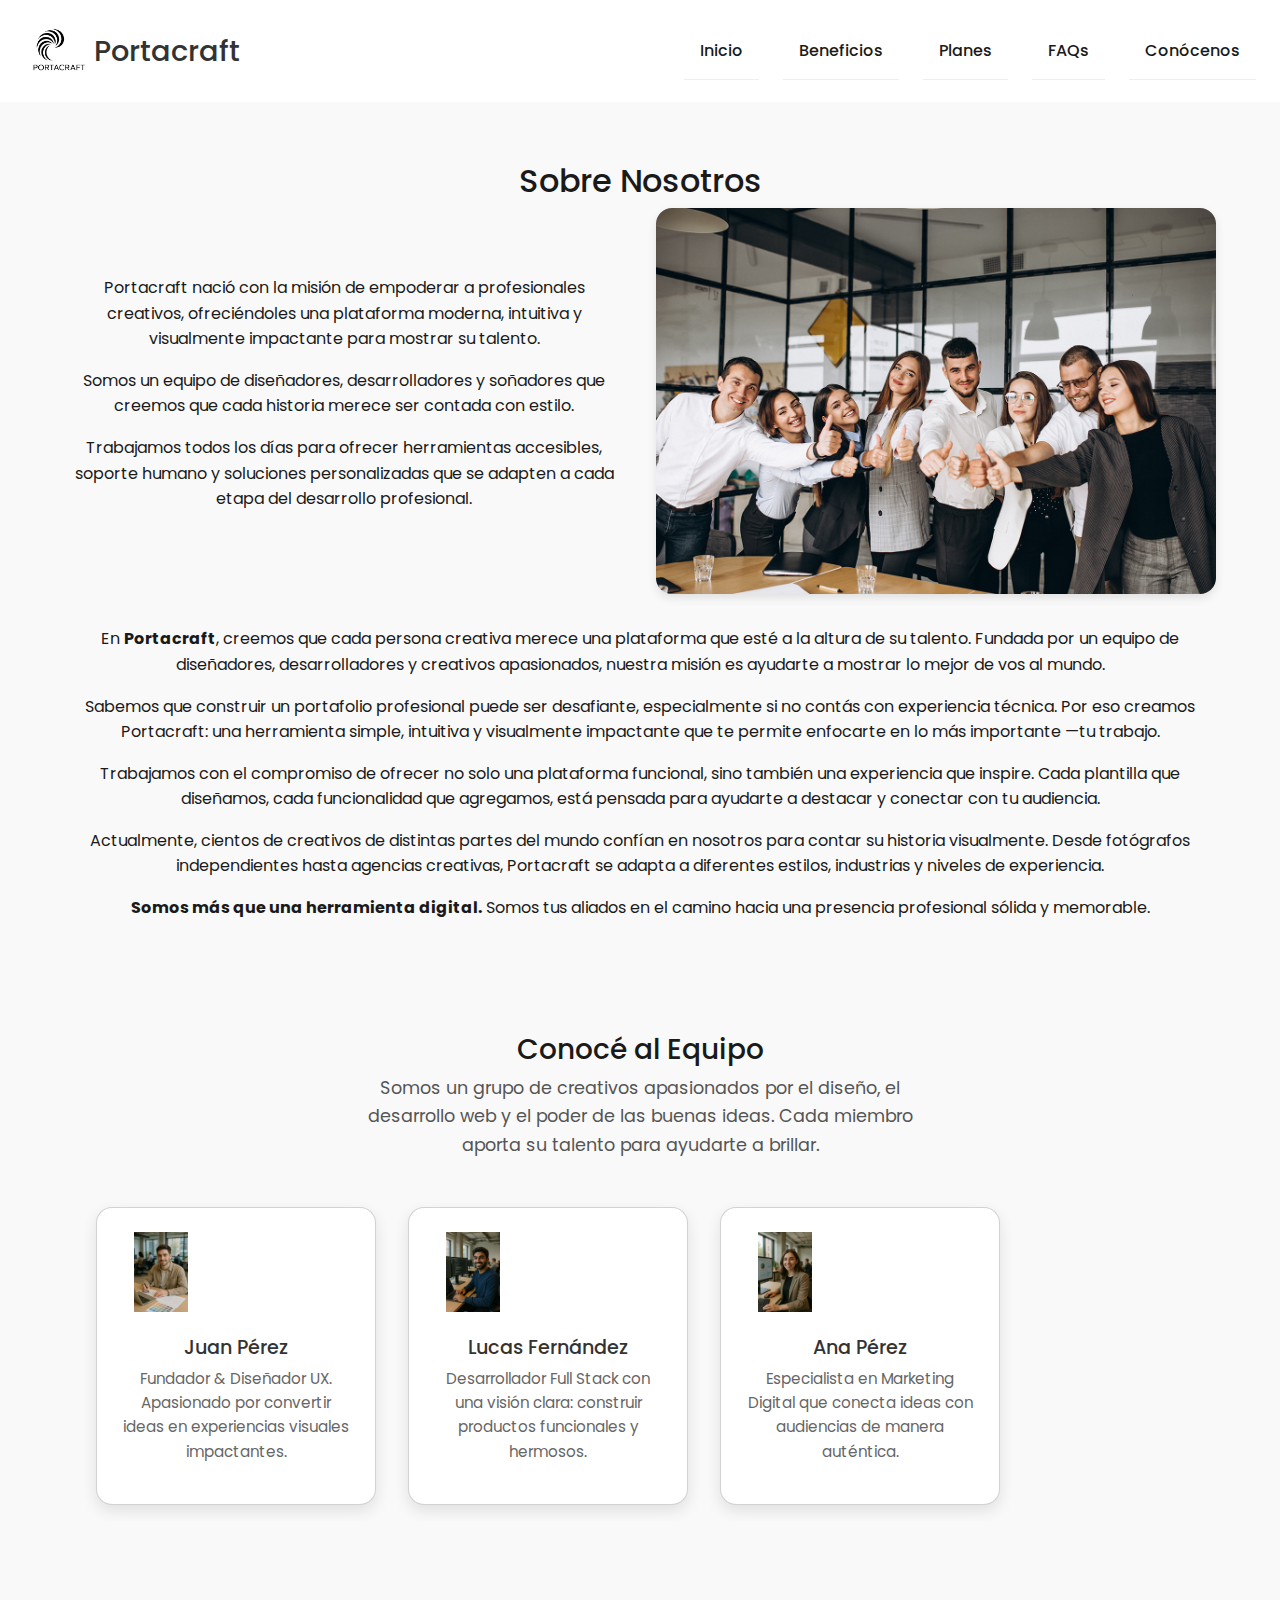
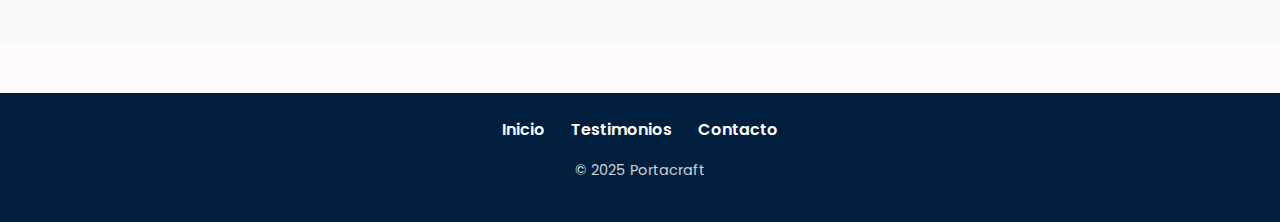
<file: pages/about-us.html>
<!DOCTYPE html>
<html lang="en">

<head>
    <meta charset="UTF-8">
    <meta name="viewport" content="width=device-width, initial-scale=1.0">
    <meta name="description"
        content="Portacraft te conecta con planes y soluciones personalizadas para tu portafolio creativo o profesional.">
    <title>Conócenos - Portacraft</title>
    <link href="https://fonts.googleapis.com/css2?family=Poppins:wght@400;700&display=swap" rel="stylesheet">
    <link href="https://cdn.jsdelivr.net/npm/bootstrap@5.3.0/dist/css/bootstrap.min.css" rel="stylesheet">
    <link rel="stylesheet" href="../styles.css">
    <script src="https://cdn.jsdelivr.net/npm/bootstrap@5.3.0/dist/js/bootstrap.bundle.min.js"></script>
</head>

<body>
    <header>
        <div class="logo">
            <img src="../images/Logo.jpg" alt="Logo de Portacraft">
            <h1>Portacraft</h1>
        </div>

        <input type="checkbox" id="menu-toggle" class="menu-toggle" />
        <label for="menu-toggle" class="menu-icon">&#9776;</label>

        <nav class="nav-menu">
            <ul>
                <li><a href="../index.html">Inicio</a></li>
                <li><a href="../index.html#beneficios">Beneficios</a></li>
                <li><a href="#planes">Planes</a></li>
                <li><a href="faq.html">FAQs</a></li>
                <li><a href="about-us.html">Conócenos</a></li>
            </ul>
        </nav>
    </header>

    <main class="conocenos">

        <h2>Sobre Nosotros</h2>

        <div class="conocenos-contenedor">
            <div class="texto-conocenos">
                <p>Portacraft nació con la misión de empoderar a profesionales creativos, ofreciéndoles una plataforma
                    moderna, intuitiva y visualmente impactante para mostrar su talento.</p>
                <p>Somos un equipo de diseñadores, desarrolladores y soñadores que creemos que cada historia merece ser
                    contada con estilo.</p>
                <p>Trabajamos todos los días para ofrecer herramientas accesibles, soporte humano y soluciones
                    personalizadas que se adapten a cada etapa del desarrollo profesional.</p>
            </div>

            <div class="imagen-conocenos">
                <img src="../images/equipo.jpg" alt="Equipo de Portacraft">
            </div>
        </div>

        <div class="conocenos-contenedor">
            <div class="texto-conocenos">
                <p>En <strong>Portacraft</strong>, creemos que cada persona creativa merece una plataforma que esté a la
                    altura de su talento. Fundada por un equipo de diseñadores, desarrolladores y creativos apasionados,
                    nuestra misión es ayudarte a mostrar lo mejor de vos al mundo.</p>

                <p>Sabemos que construir un portafolio profesional puede ser desafiante, especialmente si no contás con
                    experiencia técnica. Por eso creamos Portacraft: una herramienta simple, intuitiva y visualmente
                    impactante que te permite enfocarte en lo más importante —tu trabajo.</p>

                <p>Trabajamos con el compromiso de ofrecer no solo una plataforma funcional, sino también una
                    experiencia que inspire. Cada plantilla que diseñamos, cada funcionalidad que agregamos, está
                    pensada para ayudarte a destacar y conectar con tu audiencia.</p>

                <p>Actualmente, cientos de creativos de distintas partes del mundo confían en nosotros para contar su
                    historia visualmente. Desde fotógrafos independientes hasta agencias creativas, Portacraft se adapta
                    a diferentes estilos, industrias y niveles de experiencia.</p>

                <p><strong>Somos más que una herramienta digital.</strong> Somos tus aliados en el camino hacia una
                    presencia profesional sólida y memorable.</p>
            </div>
        </div>
        <section id="nuestro-equipo" class="equipo-slider">
            <h3>Conocé al Equipo</h3>
            <p class="intro-equipo">Somos un grupo de creativos apasionados por el diseño, el desarrollo web y el
                poder de las buenas ideas. Cada miembro aporta su talento para ayudarte a brillar.</p>

            <div class="slider-wrapper">
                <div class="slider-track">
                    <div class="card">
                        <img src="../images/empleado2.png" alt="Fundador - Juan Pérez">
                        <h4>Juan Pérez</h4>
                        <p>Fundador & Diseñador UX. Apasionado por convertir ideas en experiencias visuales
                            impactantes.</p>
                    </div>
                    <div class="card">
                        <img src="../images/empleado3.png" alt="Lucas Fernández">
                        <h4>Lucas Fernández</h4>
                        <p>Desarrollador Full Stack con una visión clara: construir productos funcionales y
                            hermosos.</p>
                    </div>
                    <div class="card">
                        <img src="../images/empleada1.png" alt="Ana Pérez">
                        <h4>Ana Pérez</h4>
                        <p>Especialista en Marketing Digital que conecta ideas con audiencias de manera auténtica.
                        </p>
                    </div>
                </div>
            </div>

        </section>
    </main>

    <footer>
        <nav>
            <a href="../index.html">Inicio</a>
            <a href="testimonios.html">Testimonios</a>
            <a href="contacto.html">Contacto</a>
        </nav>
        <p>&copy; 2025 Portacraft</p>
    </footer>

</body>

</html>
</file>
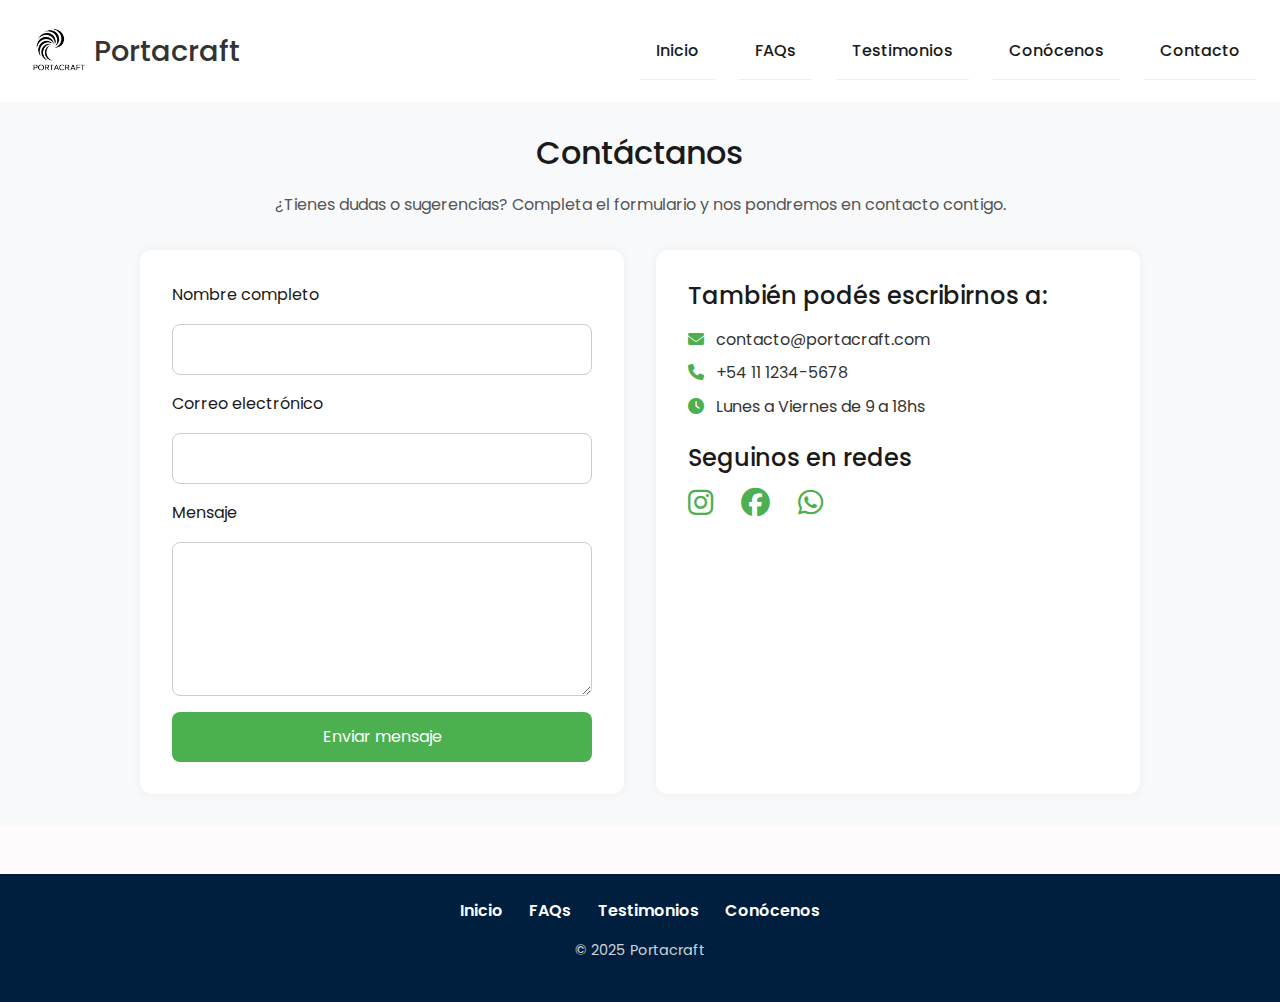
<file: pages/contacto.html>
<!DOCTYPE html>
<html lang="es">
<head>
  <meta charset="UTF-8" />
  <meta name="viewport" content="width=device-width, initial-scale=1.0"/>
  <title>Contacto | Portacraft</title>

  <!-- Bootstrap CSS -->
<link href="https://cdn.jsdelivr.net/npm/bootstrap@5.3.0/dist/css/bootstrap.min.css" rel="stylesheet">

<!-- Bootstrap JS -->
<script src="https://cdn.jsdelivr.net/npm/bootstrap@5.3.0/dist/js/bootstrap.bundle.min.js"></script>

  <link rel="stylesheet" href="../styles.css" />
  <link href="https://fonts.googleapis.com/css2?family=Poppins:wght@400;700&display=swap" rel="stylesheet">
  <link rel="stylesheet" href="https://cdnjs.cloudflare.com/ajax/libs/font-awesome/6.5.0/css/all.min.css">
</head>
<body>

  <header>
    <div class="logo">
      <img src="../images/Logo.jpg" alt="Logo de Portacraft" />
      <h1>Portacraft</h1>
    </div>

    <input type="checkbox" id="menu-toggle" class="menu-toggle" />
    <!-- Ícono del menú hamburguesa -->
    <label for="menu-toggle" class="menu-icon">&#9776;</label>

    <nav class="nav-menu">
      <ul>
        <li><a href="../index.html">Inicio</a></li>
        <li><a href="faq.html">FAQs</a></li>
        <li><a href="testimonios.html">Testimonios</a></li>
        <li><a href="about-us.html">Conócenos</a></li>
        <li><a href="contacto.html">Contacto</a></li>
      </ul>
    </nav>
  </header>

  <main class="contacto">
    <h2>Contáctanos</h2>
    <p class="intro">¿Tienes dudas o sugerencias? Completa el formulario y nos pondremos en contacto contigo.</p>

    <div class="contacto-grid">
      <form class="formulario-contacto" action="#" method="post">
        <label for="nombre">Nombre completo</label>
        <input type="text" id="nombre" name="nombre" required />

        <label for="email">Correo electrónico</label>
        <input type="email" id="email" name="email" required />

        <label for="mensaje">Mensaje</label>
        <textarea id="mensaje" name="mensaje" rows="5" required></textarea>

        <button type="submit">Enviar mensaje</button>
      </form>

      <div class="info-contacto">
        <h3>También podés escribirnos a:</h3>
        <p><i class="fas fa-envelope"></i> contacto@portacraft.com</p>
        <p><i class="fas fa-phone"></i> +54 11 1234-5678</p>
        <p><i class="fas fa-clock"></i> Lunes a Viernes de 9 a 18hs</p>

        <div class="redes-sociales">
          <h4>Seguinos en redes</h4>
          <a href="#"><i class="fab fa-instagram"></i></a>
          <a href="#"><i class="fab fa-facebook"></i></a>
          <a href="#"><i class="fab fa-whatsapp"></i></a>
        </div>
      </div>
    </div>
  </main>

  <footer>
    <nav>
      <a href="../index.html">Inicio</a>
      <a href="faq.html">FAQs</a>
      <a href="testimonios.html">Testimonios</a>
      <a href="about-us.html">Conócenos</a>
    </nav>
    <p>&copy; 2025 Portacraft</p>
  </footer>

</body>
</html>
</file>
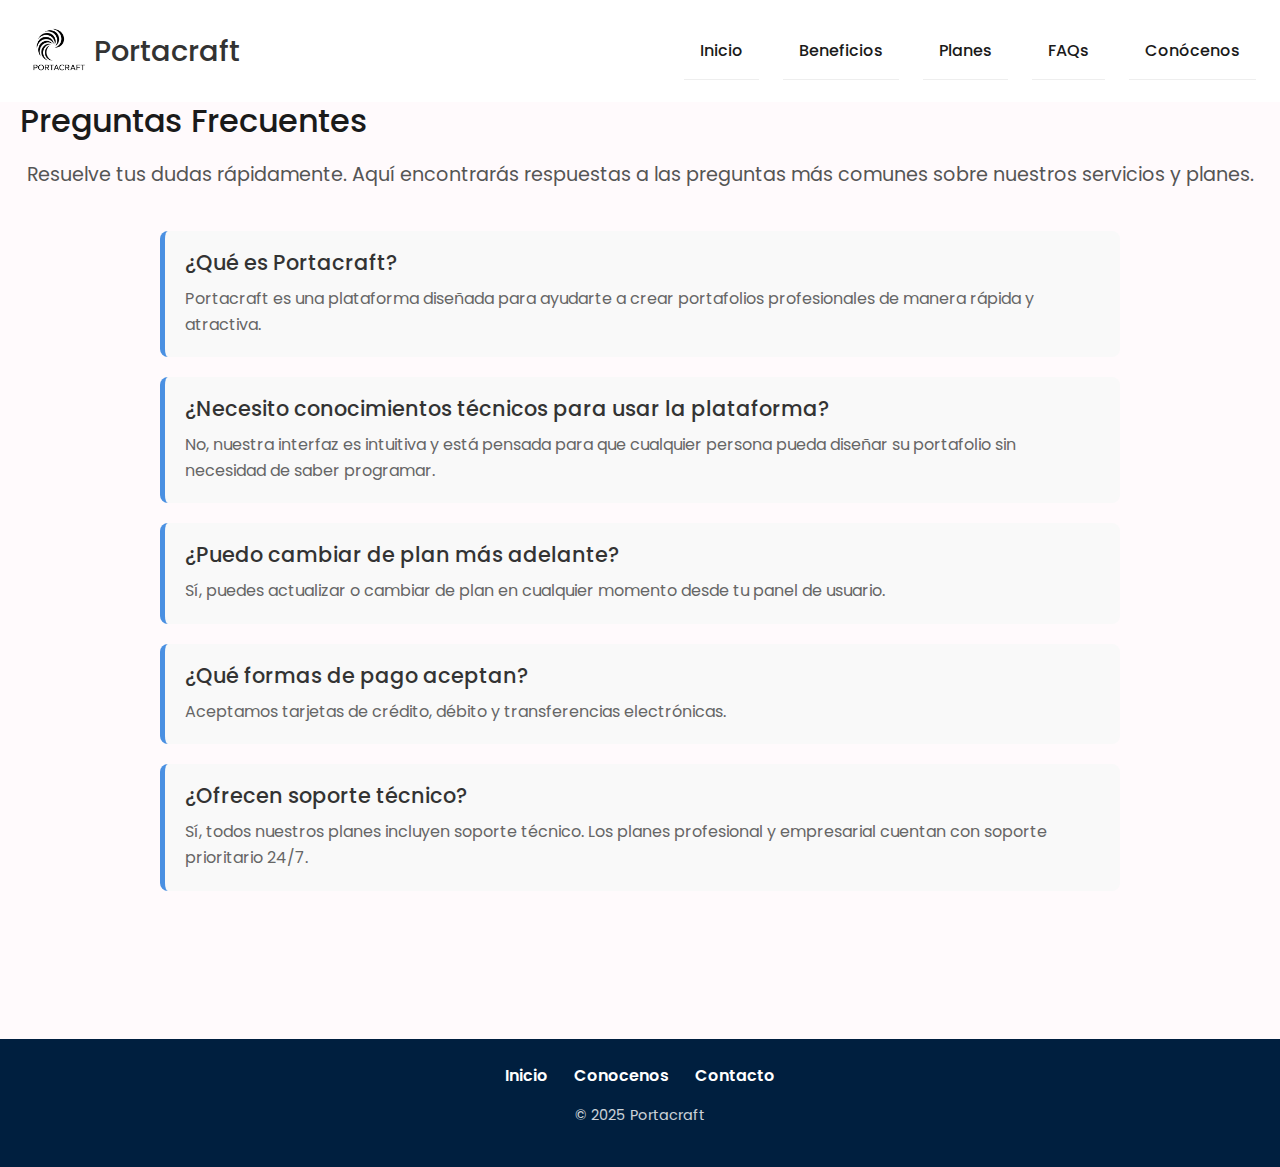
<file: pages/faq.html>
<!DOCTYPE html>
<html lang="en">

<head>
  <meta charset="UTF-8">
  <meta name="viewport" content="width=device-width, initial-scale=1.0">
  <title>FAQ</title>
  <!-- Bootstrap CSS -->
<link href="https://cdn.jsdelivr.net/npm/bootstrap@5.3.0/dist/css/bootstrap.min.css" rel="stylesheet">

<!-- Bootstrap JS -->
<script src="https://cdn.jsdelivr.net/npm/bootstrap@5.3.0/dist/js/bootstrap.bundle.min.js"></script>

  <link rel="stylesheet" href="../styles.css">
  <link href="https://fonts.googleapis.com/css2?family=Poppins:wght@400;700&display=swap" rel="stylesheet">

</head>

<body>
  <header>
    <div class="logo">
      <img src="../images/Logo.jpg" alt="Logo de Portacraft">
      <h1>Portacraft</h1>
    </div>

    <input type="checkbox" id="menu-toggle" class="menu-toggle" />

    <label for="menu-toggle" class="menu-icon">&#9776;</label>

    <nav class="nav-menu">
      <ul>
        <li><a href="../index.html">Inicio</a></li>
        <li><a href="../index.html#beneficios">Beneficios</a></li>
        <li><a href="../index.html#planes">Planes</a></li>
        <li><a href="faq.html">FAQs</a></li>
        <li><a href="about-us.html">Conócenos</a></li>
      </ul>
    </nav>
  </header>
  <main>

    <h2>Preguntas Frecuentes</h2>
    <p class="intro">Resuelve tus dudas rápidamente. Aquí encontrarás respuestas a las preguntas más comunes sobre
      nuestros servicios y planes.</p>

    <div class="faq-container">
      <div class="faq-item">
        <h3>¿Qué es Portacraft?</h3>
        <p>Portacraft es una plataforma diseñada para ayudarte a crear portafolios profesionales de manera rápida y
          atractiva.</p>
      </div>

      <div class="faq-item">
        <h3>¿Necesito conocimientos técnicos para usar la plataforma?</h3>
        <p>No, nuestra interfaz es intuitiva y está pensada para que cualquier persona pueda diseñar su portafolio sin
          necesidad de saber programar.</p>
      </div>

      <div class="faq-item">
        <h3>¿Puedo cambiar de plan más adelante?</h3>
        <p>Sí, puedes actualizar o cambiar de plan en cualquier momento desde tu panel de usuario.</p>
      </div>

      <div class="faq-item">
        <h3>¿Qué formas de pago aceptan?</h3>
        <p>Aceptamos tarjetas de crédito, débito y transferencias electrónicas.</p>
      </div>

      <div class="faq-item">
        <h3>¿Ofrecen soporte técnico?</h3>
        <p>Sí, todos nuestros planes incluyen soporte técnico. Los planes profesional y empresarial cuentan con soporte
          prioritario 24/7.</p>
      </div>
    </div>
  </main>

  <footer>
    <nav>
      <a href="../index.html">Inicio</a>
      <a href="about-us.html">Conocenos</a>
      <a href="contacto.html">Contacto</a>
    </nav>
    <p>&copy; 2025 Portacraft</p>
  </footer>

</body>

</html>

</body>

</html>
</file>
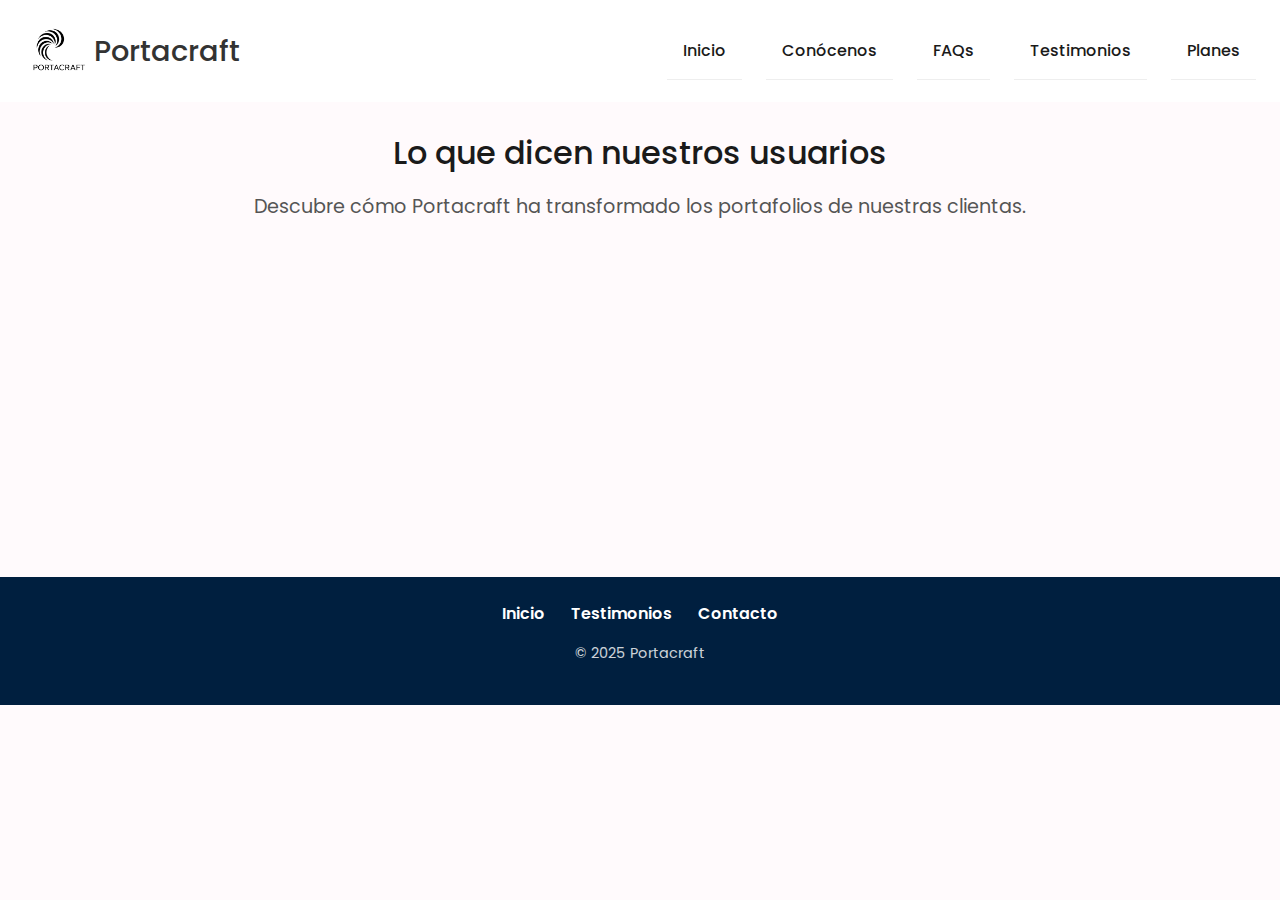
<file: pages/testimonios.html>
<!DOCTYPE html>
<html lang="es">

<head>
  <meta charset="UTF-8" />
  <meta name="viewport" content="width=device-width, initial-scale=1.0" />
  <title>Testimonios - Portacraft</title>

  <!-- Bootstrap CSS -->
<link href="https://cdn.jsdelivr.net/npm/bootstrap@5.3.0/dist/css/bootstrap.min.css" rel="stylesheet">

<!-- Bootstrap JS -->
<script src="https://cdn.jsdelivr.net/npm/bootstrap@5.3.0/dist/js/bootstrap.bundle.min.js"></script>

  <link rel="stylesheet" href="../styles.css" />
  <link href="https://fonts.googleapis.com/css2?family=Poppins:wght@400;700&display=swap" rel="stylesheet" />
</head>

<body>
  <header>
    <div class="logo">
      <img src="../images/Logo.jpg" alt="Logo de Portacraft" />
      <h1>Portacraft</h1>
    </div>

    <input type="checkbox" id="menu-toggle" class="menu-toggle" />

    <label for="menu-toggle" class="menu-icon">&#9776;</label>

    <nav class="nav-menu">
      <ul>
        <li><a href="../index.html">Inicio</a></li>
        <li><a href="about-us.html">Conócenos</a></li>
        <li><a href="faq.html">FAQs</a></li>
        <li><a href="testimonios.html" class="active">Testimonios</a></li>
        <li><a href="planes.html">Planes</a></li>
      </ul>
    </nav>
  </header>

  <main class="testimonios">
    <h2>Lo que dicen nuestros usuarios</h2>
    <p class="intro">Descubre cómo Portacraft ha transformado los portafolios de nuestras clientas.</p>
    <div class="testimonios-container">
      <div class="testimonio">
        <p>"Portacraft me ayudó a conseguir trabajo. El diseño fue súper fácil y muy profesional."</p>
        <div class="estrellas">
          ★★★★★
        </div>
        <h4>- Lucía M.</h4>
      </div>

      <div class="testimonio">
        <p>"Soy diseñadora gráfica y necesitaba algo rápido y elegante. ¡Esta plataforma fue perfecta!"</p>
        <div class="estrellas">
          ★★★★☆
        </div>
        <h4>- Carla G.</h4>
      </div>

      <div class="testimonio">
        <p>"Mis clientas quedaron encantadas con mi portafolio. Ahora tengo más trabajo que nunca."</p>
        <div class="estrellas">
          ★★★★★
        </div>
        <h4> Sofía T.</h4>
      </div>
    </div>
  </main>

  <footer>
    <nav>
      <a href="../index.html">Inicio</a>
      <a href="testimonios.html">Testimonios</a>
      <a href="contacto.html">Contacto</a>
    </nav>
    <p>&copy; 2025 Portacraft</p>
  </footer>
</body>

</html>
</file>
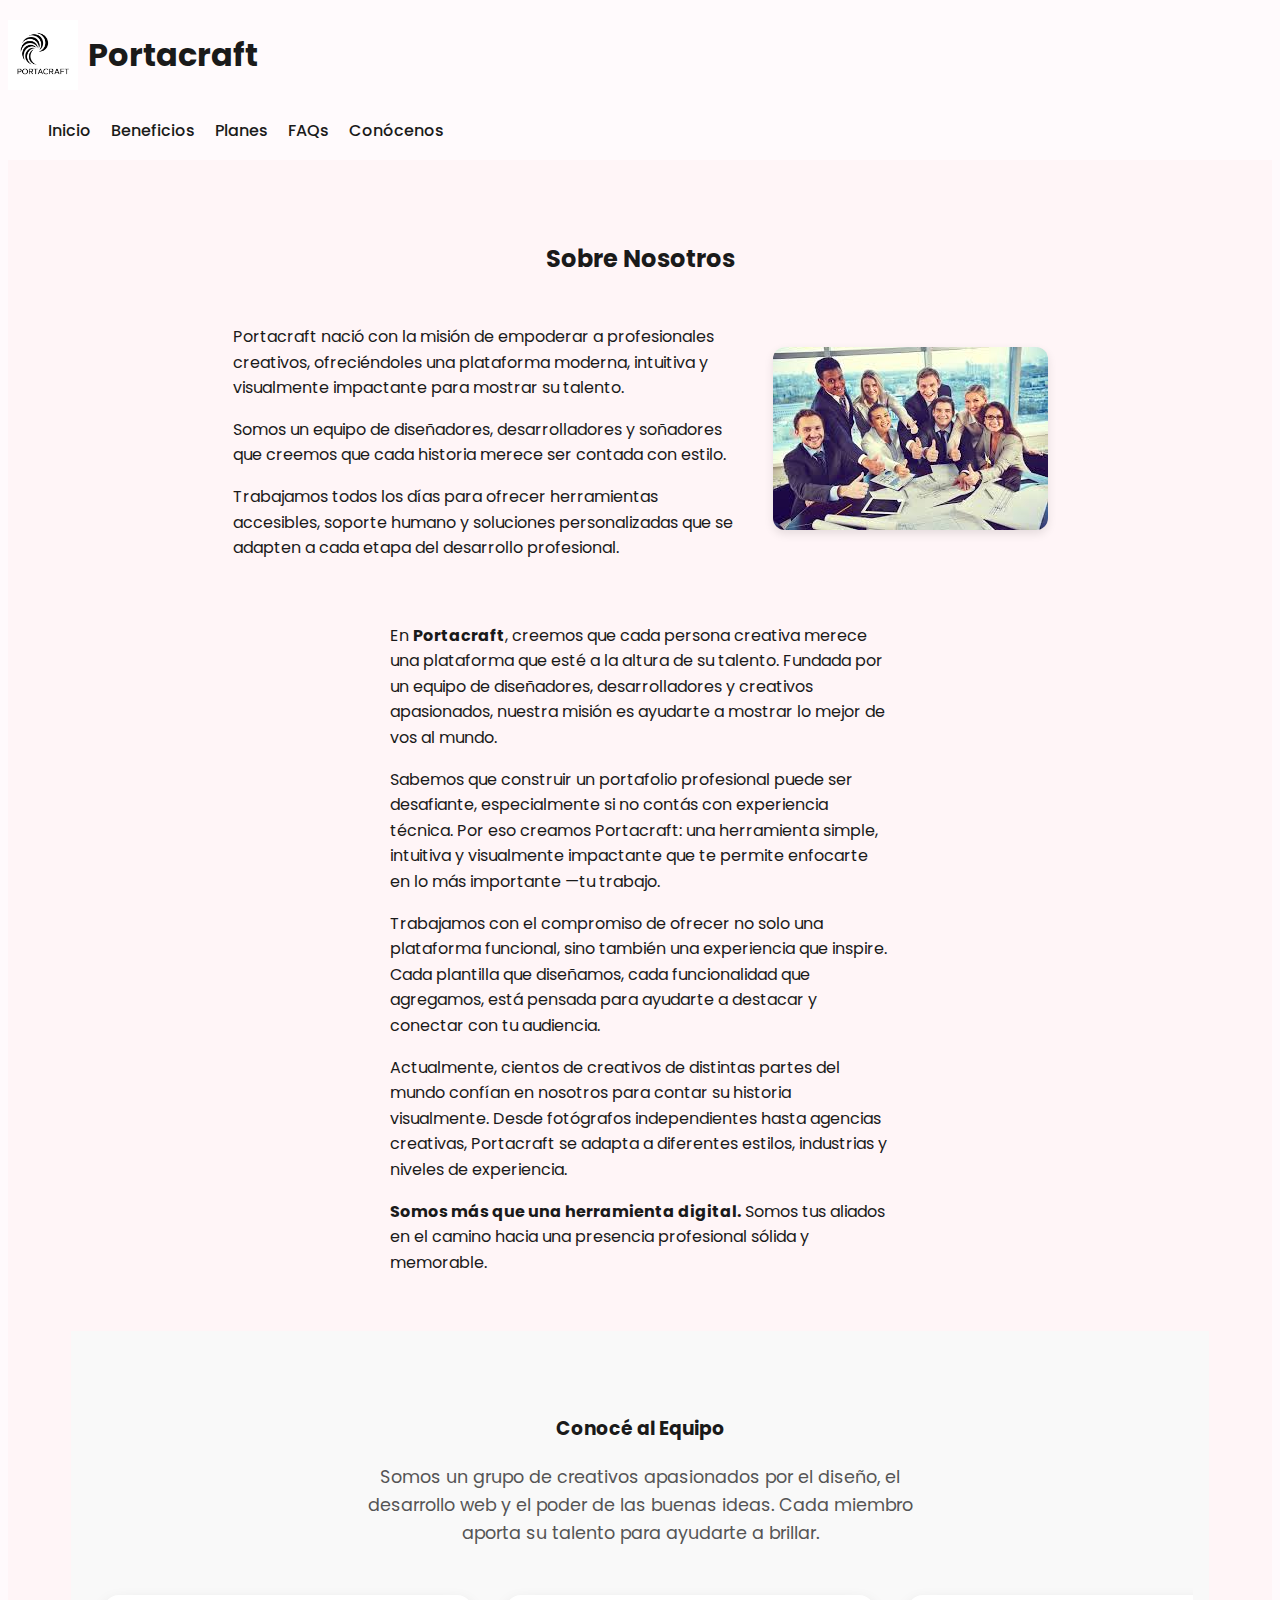
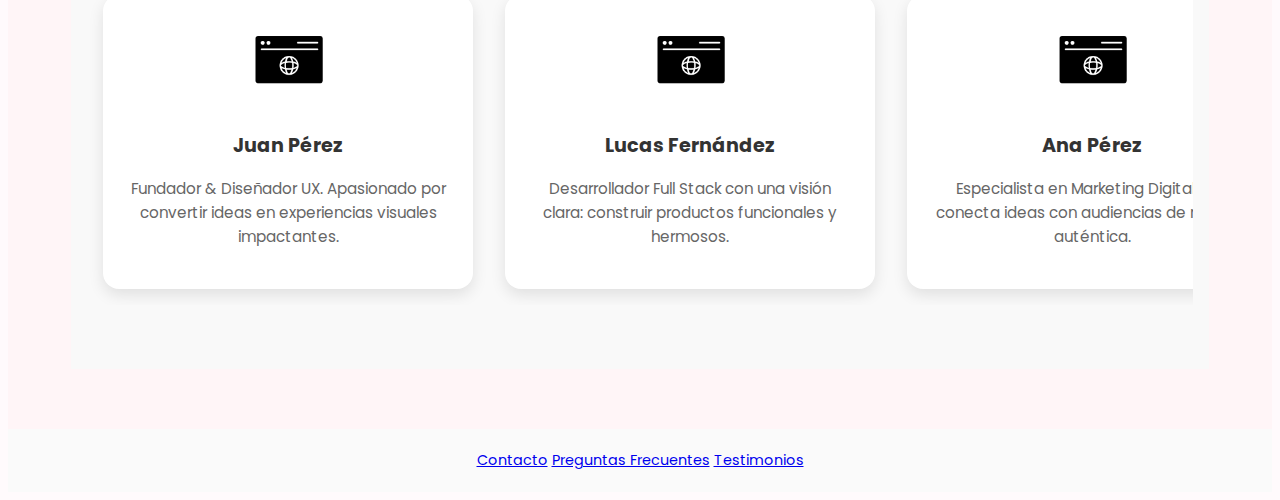
<file: Entrega/pages/about-us.html>
<!DOCTYPE html>
<html lang="es">

<head>
    <meta charset="UTF-8">
    <meta name="viewport" content="width=device-width, initial-scale=1.0">
    <title>Conócenos - Portacraft</title>
    <link rel="stylesheet" href="../styles.css">
    <link href="https://fonts.googleapis.com/css2?family=Poppins:wght@400;700&display=swap" rel="stylesheet">
</head>

<body>

    <header>
        <div class="logo">
            <img src="../images/Logo.jpg" alt="Logo de Portacraft">
            <h1>Portacraft</h1>
        </div>

        <nav>
            <ul>
                <li><a href="../index.html">Inicio</a></li>
                <li><a href="..pages/">Beneficios</a></li>
                <li><a href="#planes">Planes</a></li>
                <li><a href="faq.html">FAQs</a></li>
                <li><a href="about-us.html">Conócenos</a></li>
            </ul>
        </nav>
    </header>

    <main class="conocenos">

        <h2>Sobre Nosotros</h2>

        <div class="conocenos-contenedor">
            <div class="texto-conocenos">
                <p>Portacraft nació con la misión de empoderar a profesionales creativos, ofreciéndoles una plataforma
                    moderna, intuitiva y visualmente impactante para mostrar su talento.</p>
                <p>Somos un equipo de diseñadores, desarrolladores y soñadores que creemos que cada historia merece ser
                    contada con estilo.</p>
                <p>Trabajamos todos los días para ofrecer herramientas accesibles, soporte humano y soluciones
                    personalizadas que se adapten a cada etapa del desarrollo profesional.</p>
            </div>

            <div class="imagen-conocenos">
                <img src="../images/equipo-trabajo.jpg" alt="Equipo de Portacraft">
            </div>
        </div>

        <div class="conocenos-contenedor">
            <div class="texto-conocenos">
                <p>En <strong>Portacraft</strong>, creemos que cada persona creativa merece una plataforma que esté a la
                    altura de su talento. Fundada por un equipo de diseñadores, desarrolladores y creativos apasionados,
                    nuestra misión es ayudarte a mostrar lo mejor de vos al mundo.</p>

                <p>Sabemos que construir un portafolio profesional puede ser desafiante, especialmente si no contás con
                    experiencia técnica. Por eso creamos Portacraft: una herramienta simple, intuitiva y visualmente
                    impactante que te permite enfocarte en lo más importante —tu trabajo.</p>

                <p>Trabajamos con el compromiso de ofrecer no solo una plataforma funcional, sino también una
                    experiencia que inspire. Cada plantilla que diseñamos, cada funcionalidad que agregamos, está
                    pensada para ayudarte a destacar y conectar con tu audiencia.</p>

                <p>Actualmente, cientos de creativos de distintas partes del mundo confían en nosotros para contar su
                    historia visualmente. Desde fotógrafos independientes hasta agencias creativas, Portacraft se adapta
                    a diferentes estilos, industrias y niveles de experiencia.</p>

                <p><strong>Somos más que una herramienta digital.</strong> Somos tus aliados en el camino hacia una
                    presencia profesional sólida y memorable.</p>
            </div>

            <section id="nuestro-equipo" class="equipo-slider">
                <h3>Conocé al Equipo</h3>
                <p class="intro-equipo">Somos un grupo de creativos apasionados por el diseño, el desarrollo web y el poder de las buenas ideas. Cada miembro aporta su talento para ayudarte a brillar.</p>
              
                <div class="slider-wrapper">
                  <div class="slider-track">
                    <div class="card">
                      <img src="../images/acces.png" alt="Fundador - Juan Pérez">
                      <h4>Juan Pérez</h4>
                      <p>Fundador & Diseñador UX. Apasionado por convertir ideas en experiencias visuales impactantes.</p>
                    </div>
                    <div class="card">
                      <img src="../images/acces.png" alt="Lucas Fernández">
                      <h4>Lucas Fernández</h4>
                      <p>Desarrollador Full Stack con una visión clara: construir productos funcionales y hermosos.</p>
                    </div>
                    <div class="card">
                      <img src="../images/acces.png" alt="Ana Pérez">
                      <h4>Ana Pérez</h4>
                      <p>Especialista en Marketing Digital que conecta ideas con audiencias de manera auténtica.</p>
                  </div>
                </div>
                  </div>
                </section>

              </section>
    </main>

    <footer>
        <div>
            <a href="contacto.html">Contacto</a>
            <a href="faq.html">Preguntas Frecuentes</a>
            <a href="testimonios.html">Testimonios</a>
        </div>
    </footer>

</body>

</html>
</file>
<file: styles.css>
body {
  font-family: 'Poppins', sans-serif;
  background-color: #fffafc;
  color: #1a1a1a;
  line-height: 1.6;
  overflow-x: hidden;
}


header {
  display: flex;
  justify-content: space-between;
  align-items: center;
  padding: 1rem 1.5rem;
  position: relative;
  background: white;
  z-index: 10;
}

.logo {
  display: flex;
  align-items: center;
  white-space: nowrap;
}

h1 {
  display: flex;
  justify-content: space-between;
  align-items: center;
  white-space: nowrap;
  flex-shrink: 1;
  max-width: 70%;
  overflow: hidden;
  text-overflow: ellipsis;
  margin: 0;
}


.logo h1 {
  margin: 0;
  font-size: 1.8rem;
  color: #333;
  white-space: nowrap;
}

.logo img {
  width: 70px;
  height: auto;
}

.menu-icon {
  font-size: 2rem;
  cursor: pointer;
  display: none;
  margin-left: 1rem;
  flex-shrink: 0;
}

nav ul {
  list-style: none;
  display: flex;
  gap: 1.5rem;
  margin: 0;
  padding: 0;
}

.nav-menu {
  display: flex;
  position: static;
  background: none;
  box-shadow: none;
  flex-direction: row;
  align-items: center;
  width: auto;
  padding: 0;
}

nav a {
  text-decoration: none;
  color: #1a1a1a;
  font-weight: 500;

}

.menu-toggle {
  display: none;
}


.principal {
  display: flex;
  flex-wrap: wrap;
  justify-content: center;
  align-items: center;
  padding: 60px 5%;
  background-color: #fef2f4;
  position: relative;
  min-height: 100vh;
  overflow: hidden;
}

.texto-principal {
  position: relative;
  z-index: 1;
  text-align: center;
}

.texto-principal h2 {
  font-size: 2.5rem;
  margin-bottom: 20px;
  text-shadow: 1px 1px 5px rgba(0, 0, 0, 0.5);
  color: white;
  background-color: rgba(0, 0, 0, 0.5);
  display: inline-block;
  padding: 1rem;
  border-radius: 10px;
}

.contenedor-flex {
  display: flex;
  justify-content: center;
  align-items: center;
  padding: 60px 5%;
  margin-top: 40px;
  animation: slideUpFade 0.6s ease forwards;
  opacity: 0;
  transform: translateY(20px);

}

.contenido {
  text-align: center;
  max-width: 1200px;
  margin: 0 auto;
  padding: 20px;
}


.seccion-centrada .video-principal {
  width: 100%;
  height: 100%;
}

.video-principal {
  position: absolute;
  top: 0;
  left: 0;
  width: 100%;
  height: 100%;
  z-index: 0;
}

.video-principal video {
  width: 100%;
  height: 100%;
  object-fit: cover;
  opacity: 1;
}

.btn-principal {
  background-color: #001f3f;
  color: white;
  padding: 12px 25px;
  margin-top: 2em;
  border-radius: 25px;
  text-decoration: none;
  font-weight: 600;
  transition: 0.3s;
}

.btn-principal:hover {
  background-color: #003366;
}

/*************************   SECCIÓN BENEFICIOS   ************************/

.beneficios {
  padding: 60px 5%;
  text-align: center;
}

.beneficios-contenedor {
  background-color: #f9f9f9;
  display: flex;
  flex-wrap: wrap;
  justify-content: center;
  gap: 40px;
  margin-top: 30px;


}

.beneficio {
  transition: transform 0.3s ease, box-shadow 0.3s ease;
  border-radius: 12px;
  overflow: hidden;
  background-color: #fff;
  padding: 20px;
  box-shadow: 0 2px 6px rgba(0, 0, 0, 0.1);
  max-width: 180px;
  opacity: 0;
  transform: translateY(20px);
  animation: slideUpFade 0.6s ease forwards;
}

.beneficio:nth-child(1) {
  animation-delay: 0.2s;
}

.beneficio:nth-child(2) {
  animation-delay: 0.4s;
}

.beneficio:nth-child(3) {
  animation-delay: 0.6s;
}

.beneficio:nth-child(4) {
  animation-delay: 0.8s;
}

@keyframes slideUpFade {
  to {
    opacity: 1;
    transform: translateY(0);
  }
}

.beneficio:hover {
  transform: translateY(-10px);
  box-shadow: 0 12px 24px rgba(0, 0, 0, 0.2);
  background-color: #555;
  color: white
}

.beneficio img {
  width: 60px;
  margin-bottom: 10px;
}

/**********************   SECCIÓN SERVICIOS   *********************/

.servicios {
  padding: 60px 5%;
  text-align: center;
}

.servicios-contenedor {
  display: flex;
  flex-wrap: wrap;
  justify-content: center;
  gap: 40px;
  margin-top: 30px;
}

.servicio {
  transition: transform 0.3s ease, box-shadow 0.3s ease;
  border-radius: 12px;
  overflow: hidden;
  background-color: #fff;
  padding: 20px;
  box-shadow: 0 2px 6px rgba(0, 0, 0, 0.1);
  max-width: 180px;
}

.servicio:hover {
  transform: translateY(-10px);
  box-shadow: 0 12px 24px rgba(0, 0, 0, 0.2);
  background-color: #555;
  color: white;
}

.servicio img {
  width: 60px;
  margin-bottom: 10px;
}

/**********************    SECCIÓN PLANES    *********************/

.planes {
  padding: 60px 5%;
  background-color: #fefefe;
  text-align: center;
}

.tarjetas-planes {
  display: flex;
  flex-wrap: wrap;
  justify-content: center;
  gap: 30px;
  margin-top: 30px;
}


.plan {
  background-color: white;
  border-radius: 15px;
  padding: 25px;
  width: 250px;
  box-shadow: 0 4px 10px rgba(0, 0, 0, 0.08);
}

.plan h5 {
  font-size: 1.5rem;
  margin-bottom: 10px;
}

.plan ul {
  list-style: none;
  padding: 0;
  margin: 15px 0;
}

.plan .precio {
  font-size: 2rem;
  color: #1a1a1a;
  margin: 10px 0;
}

.plan ul li {
  margin: 5px 0;
}

.btn-elegir {
  display: inline-block;
  padding: 10px 20px;
  border-radius: 25px;
  text-decoration: none;
  background-color: #001f3f;
  color: white;
  font-weight: 600;
  transition: 0.3s;
}

.btn-elegir:hover {
  background-color: #003366;
}

.btn-elegir.amarillo {
  background-color: #fcd34d;
  color: #1a1a1a;
}

.btn-elegir.amarillo:hover {
  background-color: #fbbf24;
}

.btn-elegir.rosa {
  background-color: #f472b6;
}

.btn-elegir.rosa:hover {
  background-color: #ec4899;
}

.texto-final {
  text-align: center;
}

/**********************     FOOTER     *********************/

footer {
  padding: 20px;
  background-color: #f2f2f2;
  text-align: center;
}

footer a {
  margin: 0 10px;
  text-decoration: none;
  color: #333;
  font-weight: 500;
}

/**********************   PÁGINA ABOUT-US   *********************/

.conocenos {
  padding: 60px 5%;
  background-color: #f9f9f9;
  text-align: center;
}

.conocenos-contenedor {
  display: flex;
  flex-wrap: wrap;
  align-items: center;
  justify-content: center;
  gap: 2rem;
  margin-bottom: 2rem;
}

.texto-conocenos,
.imagen-conocenos {
  flex: 1 1 45%;
}

.imagen-conocenos img {
  width: 100%;
  height: auto;
  border-radius: 1rem;
  box-shadow: 0 4px 10px rgba(0, 0, 0, 0.1);
}


.nuestro-equipo {
  padding: 60px 5%;
  background-color: #fff;
  text-align: center;
}

.nuestro-equipo h3 {
  font-size: 2rem;
  color: #001f3f;
  margin-bottom: 10px;
}


.equipo-slider {
  background: #f9f9f9;
  padding: 4rem 1rem;
  text-align: center;
}

.intro-equipo {
  max-width: 600px;
  margin: 0 auto 2rem;
  font-size: 1.1rem;
  color: #555;
}

.slider-wrapper {
  overflow-x: auto;
  scroll-snap-type: x mandatory;
  display: flex;
  gap: 2rem;
  padding: 1rem;
}

.slider-track {
  display: flex;
  gap: 2rem;
}

.card {
  scroll-snap-align: center;
  flex: 0 0 280px;
  background: white;
  padding: 1.5rem;
  border-radius: 1rem;
  box-shadow: 0 6px 15px rgba(0, 0, 0, 0.1);
  text-align: center;
  transition: transform 0.3s ease;
}

.card:hover {
  transform: translateY(-5px);
}

.card img {
  width: 80px;
  height: 80px;
  object-fit: contain;
  margin-bottom: 1rem;
}

.card h4 {
  margin: 0.5rem 0;
  font-size: 1.2rem;
  color: #333;
}

.card p {
  font-size: 0.95rem;
  color: #666;
}

/**********************     PÁGINA FAQ     *********************/

.faq-container {
  max-width: 1000px;
  margin: 40px auto;
  padding: 0 20px;
}

.intro {
  text-align: center;
  font-size: 1.2rem;
  margin-top: 20px;
  color: #555;
}

.faq-item {
  background-color: #f9f9f9;
  border-left: 5px solid #4a90e2;
  border-radius: 8px;
  padding: 20px;
  margin-bottom: 20px;
  transition: all 0.3s ease;
}

.faq-item:hover {
  background-color: #eef5ff;
  transform: scale(1.01);
}

.faq-item h3 {
  margin-top: 0;
  font-size: 1.3rem;
  color: #333;
}

.faq-item p {
  margin: 10px 0 0;
  color: #666;
  line-height: 1.6;
}

main {
  padding: 0 20px 60px;
}



/**********************     PÁGINA TESTIMONIOS     *********************/

nav.navbar ul {
  display: flex;
  list-style: none;
  gap: 1rem;
  padding: 0;
}

nav.navbar a {
  text-decoration: none;
  color: #333;
  font-weight: bold;
}

.testimonios {
  padding: 2rem;
  text-align: center;
}

.testimonio {
  background-color: #f9f9f9;
  border-radius: 1rem;
  padding: 1.5rem;
  width: 300px;
  max-width: 90%;
  box-shadow: 0 4px 10px rgba(0, 0, 0, 0.05);
  transition: transform 0.3s ease, box-shadow 0.3s ease;
  opacity: 0;
  transform: translateY(20px);
  animation: aparecer 0.8s forwards;
}

.testimonio:nth-child(2) {
  animation-delay: 0.2s;
}

.testimonio:nth-child(3) {
  animation-delay: 0.4s;
}

.testimonio:nth-child(4) {
  animation-delay: 0.6s;
}

.testimonio:hover {
  transform: scale(1.02);
  box-shadow: 0 6px 15px rgba(0, 0, 0, 0.1);
}

.testimonios-container {
  display: flex;
  flex-wrap: wrap;
  gap: 2rem;
  justify-content: center;
  margin-top: 2 rem;
}

.testimonio h4 {
  margin-top: 1rem;
  font-weight: bold;
  color: #333;
}

.estrellas {
  color: #FFD700;
  font-size: 1.5rem;
  margin: 0.5rem 0;
  transition: transform 0.3s ease, text-shadow 0.3s ease;
}

.estrellas:hover {
  transform: scale(1.1);
  text-shadow: 0 0 5px rgba(255, 215, 0, 0.6);
}

@keyframes aparecer {
  to {
    opacity: 1;
    transform: translateY(0);
  }
}

/**********************      PÁGINA CONTACTO      *********************/

.contacto {
  padding: 2rem;
  background-color: #f8f9fa;
}

.contacto h2 {
  text-align: center;
  margin-bottom: 1rem;
}

.contacto .intro {
  text-align: center;
  margin-bottom: 2rem;
  font-size: 1rem;
  color: #555;
}

.contacto-grid {
  display: grid;
  grid-template-columns: 1fr 1fr;
  gap: 2rem;
  max-width: 1000px;
  margin: 0 auto;
}

.formulario-contacto {
  display: flex;
  flex-direction: column;
  gap: 1rem;
  background: #ffffff;
  padding: 2rem;
  border-radius: 12px;
  box-shadow: 0 0 10px rgba(0, 0, 0, 0.05);
}

.formulario-contacto input,
.formulario-contacto textarea {
  padding: 0.75rem;
  border: 1px solid #ccc;
  border-radius: 8px;
}

.formulario-contacto button {
  background-color: #4CAF50;
  color: white;
  border: none;
  padding: 0.75rem;
  border-radius: 8px;
  cursor: pointer;
}

.formulario-contacto button:hover {
  background-color: #45a049;
}

.info-contacto {
  background: #ffffff;
  padding: 2rem;
  border-radius: 12px;
  box-shadow: 0 0 10px rgba(0, 0, 0, 0.05);
}

.info-contacto h3 {
  margin-bottom: 1rem;
}

.info-contacto p {
  margin: 0.5rem 0;
  color: #333;
}

.info-contacto i {
  margin-right: 0.5rem;
  color: #4CAF50;
}

.redes-sociales {
  margin-top: 1.5rem;
}

.redes-sociales a {
  margin-right: 1rem;
  font-size: 1.5rem;
  color: #4CAF50;
  text-decoration: none;
}

.redes-sociales a:hover {
  color: #388e3c;
}


/* Estilo para pantallas pequeñas (responsive) */

@media (max-width: 768px) {
  .menu-icon {
    display: block;
    z-index: 100;

  }

  .nav-menu {
    display: none;
    position: absolute;
    top: 100%;
    right: 0;
    background-color: white;
    flex-direction: column;
    width: 100%;
    box-shadow: 0 4px 8px rgba(0, 0, 0, 0.1);
    text-align: right;
    padding: 1rem;
    z-index: 100;
  }

  .nav-menu ul {
    flex-direction: column;
    gap: 1rem;
  }

  .menu-toggle:checked+.menu-icon+.nav-menu {
    display: flex;
  }
}

.nav-menu ul li {
  padding: 1rem;
  border-bottom: 1px solid #eee;
}


@media (max-width: 768px) {
  .btn-principal {
    display: block;
    width: 90%;
    max-width: 300px;
    margin: 2em auto 0 auto;
    text-align: center;
    font-size: 1rem;
    padding: 14px 0;
  }
}

@media (max-width: 768px) {
  .contenido,
  .texto-principal h2,
  .beneficio,
  .servicio,
  .plan {
    font-size: 1rem;
  }

  .texto-principal h2 {
    font-size: 1.4rem;
  }
}

@media (max-width: 768px) {
  .testimonios-container {
    flex-direction: column;
    gap: 1.5rem;
  }

  .testimonio {
    width: 90vw;
    max-width: none;
    padding: 1rem;
  }

  .testimonios {
    padding: 1rem;
  }

  .estrellas {
    font-size: 1.2rem;
  }
}




@media (max-width: 768px) {
  .conocenos-contenedor {
    flex-direction: column;
    align-items: center;
  }

  .texto-conocenos,
  .imagen-conocenos {
    flex: 1 1 100%;
  }

  .imagen-conocenos img {
    max-width: 80%;
  }

  .card {
    flex: 0 0 80vw;
  }

  .conocenos,
  .nuestro-equipo,
  .equipo-slider {
    padding: 2rem 1rem;
  }
}



@media (max-width: 900px) {
  .contacto-grid {
    grid-template-columns: 1fr;
    padding: 0 1rem;
  }
}

.formulario-contacto {
  display: flex;
  flex-direction: column;
  gap: 1rem;
  background: #ffffff;
  padding: 2rem;
  border-radius: 12px;
  box-shadow: 0 0 10px rgba(0, 0, 0, 0.05);
}

.formulario-contacto input,
.formulario-contacto textarea {
  padding: 0.75rem;
  border: 1px solid #ccc;
  border-radius: 8px;
  font-size: 1rem;
}

.formulario-contacto button {
  background-color: #4CAF50;
  color: white;
  border: none;
  padding: 0.75rem;
  border-radius: 8px;
  cursor: pointer;
  font-size: 1rem;
}

.formulario-contacto button:hover {
  background-color: #45a049;
}

.info-contacto {
  background: #ffffff;
  padding: 2rem;
  border-radius: 12px;
  box-shadow: 0 0 10px rgba(0, 0, 0, 0.05);
}

.info-contacto h3 {
  margin-bottom: 1rem;
  font-size: 1.5rem;
}

.info-contacto p {
  margin: 0.5rem 0;
  color: #333;
  font-size: 1rem;
}

.info-contacto i {
  margin-right: 0.5rem;
  color: #4CAF50;
}

.redes-sociales {
  margin-top: 1.5rem;
}

.redes-sociales a {
  margin-right: 1rem;
  font-size: 1.8rem;
  color: #4CAF50;
  text-decoration: none;
  transition: color 0.3s;
}

.redes-sociales a:hover {
  color: #388e3c;
}

footer {
  text-align: center;
  padding: 1.5rem 1rem;
  background-color: #001f3f;
  color: white;
  margin-top: 3rem;
}

footer nav a {
  color: white;
  margin: 0 0.7rem;
  text-decoration: none;
  font-weight: 600;
}

footer nav a:hover {
  text-decoration: underline;
}

footer p {
  margin-top: 1rem;
  font-size: 0.9rem;
  opacity: 0.8;
}


@media (max-width: 600px) {
  .faq-container {
    padding: 0 10px;
    margin: 20px auto;
  }

  .faq-item {
    padding: 15px;
    font-size: 0.95rem;
  }

  .faq-item h3 {
    font-size: 1.1rem;
  }

  .intro {
    font-size: 1rem;
    padding: 0 10px;
  }

  main {
    padding: 0 10px 40px;
  }

  footer nav a {
    display: inline-block;
    margin: 6px 8px;
    font-size: 0.9rem;
  }
}

@media (min-width: 601px) and (max-width: 900px) {
  .faq-container {
    max-width: 700px;
  }

  .faq-item h3 {
    font-size: 1.2rem;
  }
}
</file>
<file: Entrega/styles.css>
body {
    font-family: 'Poppins', bodysans-serif;
    background-color: #fffafc;
    color: #1a1a1a;
    line-height: 1.6;
}

.logo {
    display: flex;
    align-items: center;
}

.logo img {
    width: 70px;
    margin-right: 10px;
}

nav ul {
    display: flex;
    list-style: none;
    gap: 20px;
}

nav a {
    text-decoration: none;
    color: #1a1a1a;
    font-weight: 500;

}

.principal {
    display: flex;
    flex-wrap: wrap;
    justify-content: center;
    align-items: center;
    padding: 60px 5%;
    background-color: #fef2f4;
    position: relative;
    height: 100vh;
    overflow: hidden;
}

.texto-principal {
    position: absolute;
    top: 50%;
    left: 50%;
    transform: translate(-50%, -50%);
    z-index: 1;
    max-width: 700px;
    text-align: center;
}

.texto-principal h2 {
    font-size: 2.5rem;
    margin-bottom: 20px;
    text-shadow: 1px 1px 5px rgba(0, 0, 0, 0.5);
    color: white;
}

.contenedor-flex {
    display: flex;
    justify-content: center;
    align-items: center;
    height: 40vh;
}

.contenido {
    text-align: center;
}

.seccion-centrada .video-principal {
    width: 100%;
    height: 100%;
}

.video-principal video {
    width: 100%;
    height: 100%;
    object-fit: cover;
    opacity: 1;
}

.btn-principal {
    background-color: #001f3f;
    color: white;
    padding: 12px 25px;
    margin-top: 2em;
    border-radius: 25px;
    text-decoration: none;
    font-weight: 600;
    transition: 0.3s;
}

.btn-principal:hover {
    background-color: #003366;
}

/****Beneficios****/

.beneficios {
    padding: 60px 5%;
    text-align: center;
}

.beneficios-contenedor {
    background-color: #f9f9f9;
    display: flex;
    flex-wrap: wrap;
    justify-content: center;
    gap: 40px;
    margin-top: 30px;


}

.beneficio {
    transition: transform 0.3s ease, box-shadow 0.3s ease;
    border-radius: 12px;
    overflow: hidden;
    background-color: #fff;
    padding: 20px;
    box-shadow: 0 2px 6px rgba(0, 0, 0, 0.1);
    max-width: 180px;
    opacity: 0;
    transform: translateY(20px);
    animation: slideUpFade 0.6s ease forwards;
}

.beneficio:nth-child(1) {
    animation-delay: 0.2s;
}

.beneficio:nth-child(2) {
    animation-delay: 0.4s;
}

.beneficio:nth-child(3) {
    animation-delay: 0.6s;
}

.beneficio:nth-child(4) {
    animation-delay: 0.8s;
}

@keyframes slideUpFade {
    to {
        opacity: 1;
        transform: translateY(0);
    }
}

.beneficio:hover {
    transform: translateY(-10px);
    box-shadow: 0 12px 24px rgba(0, 0, 0, 0.2);
    background-color: #555;
}

.beneficio img {
    width: 60px;
    margin-bottom: 10px;
}

/**********************SERVICIOS*******************/

.servicios {
    padding: 60px 5%;
    text-align: center;
}

.servicios-contenedor {
    display: flex;
    flex-wrap: wrap;
    justify-content: center;
    gap: 40px;
    margin-top: 30px;
}

.servicio {
    transition: transform 0.3s ease, box-shadow 0.3s ease;
    border-radius: 12px;
    overflow: hidden;
    background-color: #fff;
    padding: 20px;
    box-shadow: 0 2px 6px rgba(0, 0, 0, 0.1);
    max-width: 180px;
}

.servicio:hover {
    transform: translateY(-10px);
    box-shadow: 0 12px 24px rgba(0, 0, 0, 0.2);
    background-color: #555;
}

.servicio img {
    width: 60px;
    margin-bottom: 10px;
}

/**************************PLANES*********************/
.planes {
    padding: 60px 5%;
    background-color: #fefefe;
    text-align: center;
}

.tarjetas-planes {
    display: flex;
    flex-wrap: wrap;
    justify-content: center;
    gap: 30px;
    margin-top: 30px;
}


.plan {
    background-color: white;
    border-radius: 15px;
    padding: 25px;
    width: 250px;
    box-shadow: 0 4px 10px rgba(0, 0, 0, 0.08);
}

.plan h5 {
    font-size: 1.5rem;
    margin-bottom: 10px;
}

.plan ul {
    list-style: none;
    padding: 0;
    margin: 15px 0;
}

.plan .precio {
    font-size: 2rem;
    color: #1a1a1a;
    margin: 10px 0;
}

.plan ul li {
    margin: 5px 0;
}

.btn-elegir {
    display: inline-block;
    padding: 10px 20px;
    border-radius: 25px;
    text-decoration: none;
    background-color: #001f3f;
    color: white;
    font-weight: 600;
    transition: 0.3s;
}

.btn-elegir:hover {
    background-color: #003366;
}

.btn-elegir.amarillo {
    background-color: #fcd34d;
    color: #1a1a1a;
}

.btn-elegir.amarillo:hover {
    background-color: #fbbf24;
}

.btn-elegir.rosa {
    background-color: #f472b6;
}

.btn-elegir.rosa:hover {
    background-color: #ec4899;
}

.texto-final{
    text-align: center;
}

/*******************FOOTER*******/
footer {
    text-align: center;
    padding: 20px;
    background-color: #fafafa;
    color: #555;
    font-size: 0.9rem;
}

/********PAGINA ABOUT US********/

.conocenos {
    padding: 60px 5%;
    background-color: #fff5f7;
    text-align: center;
}

.conocenos-contenedor {
    display: flex;
    flex-wrap: wrap;
    align-items: center;
    justify-content: center;
    gap: 40px;
    margin-top: 30px;
}

.texto-conocenos {
    max-width: 500px;
    text-align: left;
    line-height: 1.6;
    font-size: 1rem;
}

.imagen-conocenos img {
    max-width: 300px;
    border-radius: 12px;
    box-shadow: 0 4px 10px rgba(0, 0, 0, 0.1);
}


.nuestro-equipo {
    padding: 60px 5%;
    background-color: #fff;
    text-align: center;
}

.nuestro-equipo h3 {
    font-size: 2rem;
    color: #001f3f;
    margin-bottom: 10px;
}


.equipo-slider {
    background: #f9f9f9;
    padding: 4rem 1rem;
    text-align: center;
  }
  
  .intro-equipo {
    max-width: 600px;
    margin: 0 auto 2rem;
    font-size: 1.1rem;
    color: #555;
  }
  
  /* Contenedor del carrusel */
  .slider-wrapper {
    overflow-x: auto;
    scroll-snap-type: x mandatory;
    display: flex;
    gap: 2rem;
    padding: 1rem;
  }
  
  /* Track con las tarjetas */
  .slider-track {
    display: flex;
    gap: 2rem;
  }
  
  /* Cada tarjeta */
  .card {
    scroll-snap-align: center;
    flex: 0 0 280px;
    background: white;
    padding: 1.5rem;
    border-radius: 1rem;
    box-shadow: 0 6px 15px rgba(0, 0, 0, 0.1);
    text-align: center;
    transition: transform 0.3s ease;
  }
  
  .card:hover {
    transform: translateY(-5px);
  }
  
  /* Imagen de perfil */
  .card img {
    width: 80px;
    height: 80px;
    object-fit: contain;
    margin-bottom: 1rem;
  }
  
  /* Nombre */
  .card h4 {
    margin: 0.5rem 0;
    font-size: 1.2rem;
    color: #333;
  }
  
  /* Descripción */
  .card p {
    font-size: 0.95rem;
    color: #666;
  }
  
  @media (min-width: 768px) {
    .card {
      flex: 0 0 30%;
    }
  }
</file>
